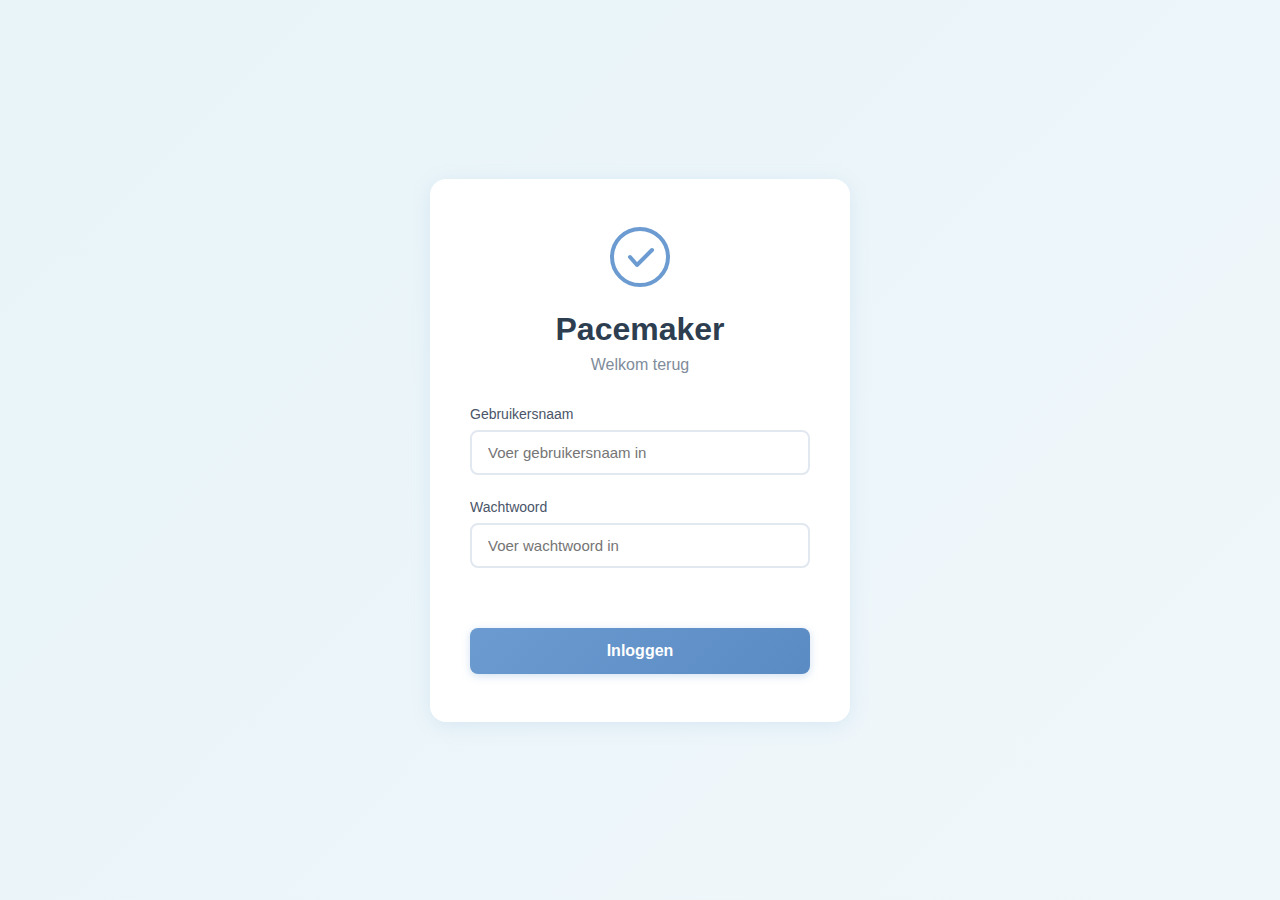
<file: web-app/index.html>
<!DOCTYPE html>
<html lang="nl">
<head>
    <meta charset="UTF-8">
    <meta name="viewport" content="width=device-width, initial-scale=1.0">
    <title>Pacemaker - Login</title>
    <link rel="stylesheet" href="styles.css">
</head>
<body>
    <div class="login-container">
        <div class="login-card">
            <div class="logo">
                <svg width="60" height="60" viewBox="0 0 60 60" fill="none" xmlns="http://www.w3.org/2000/svg">
                    <circle cx="30" cy="30" r="28" stroke="#6B9BD1" stroke-width="4"/>
                    <path d="M20 30 L27 38 L42 23" stroke="#6B9BD1" stroke-width="4" stroke-linecap="round" stroke-linejoin="round"/>
                </svg>
            </div>
            <h1>Pacemaker</h1>
            <p class="subtitle">Welkom terug</p>
            
            <form id="loginForm">
                <div class="input-group">
                    <label for="username">Gebruikersnaam</label>
                    <input type="text" id="username" name="username" placeholder="Voer gebruikersnaam in" required>
                </div>
                
                <div class="input-group">
                    <label for="password">Wachtwoord</label>
                    <input type="password" id="password" name="password" placeholder="Voer wachtwoord in" required>
                </div>
                
                <div class="error-message" id="errorMessage"></div>
                
                <button type="submit" class="login-button">Inloggen</button>
            </form>
        </div>
    </div>

    <script src="login.js"></script>
</body>
</html>
</file>
<file: web-app/styles.css>
* {
    margin: 0;
    padding: 0;
    box-sizing: border-box;
}

body {
    font-family: -apple-system, BlinkMacSystemFont, 'Segoe UI', Roboto, 'Helvetica Neue', Arial, sans-serif;
    background: linear-gradient(135deg, #E8F4F8 0%, #F0F7FB 100%);
    min-height: 100vh;
}

.login-container {
    display: flex;
    justify-content: center;
    align-items: center;
    min-height: 100vh;
    padding: 20px;
}

.login-card {
    background: white;
    padding: 48px 40px;
    border-radius: 16px;
    box-shadow: 0 4px 20px rgba(107, 155, 209, 0.15);
    width: 100%;
    max-width: 420px;
}

.logo {
    display: flex;
    justify-content: center;
    margin-bottom: 24px;
}

.login-card h1 {
    text-align: center;
    color: #2C3E50;
    font-size: 32px;
    font-weight: 600;
    margin-bottom: 8px;
}

.subtitle {
    text-align: center;
    color: #7F8C9A;
    font-size: 16px;
    margin-bottom: 32px;
}

.input-group {
    margin-bottom: 24px;
}

.input-group label {
    display: block;
    color: #4A5568;
    font-size: 14px;
    font-weight: 500;
    margin-bottom: 8px;
}

.input-group input {
    width: 100%;
    padding: 12px 16px;
    border: 2px solid #E2E8F0;
    border-radius: 8px;
    font-size: 15px;
    transition: all 0.3s ease;
    color: #2C3E50;
}

.input-group input:focus {
    outline: none;
    border-color: #6B9BD1;
    box-shadow: 0 0 0 3px rgba(107, 155, 209, 0.1);
}

.login-button {
    width: 100%;
    padding: 14px;
    background: linear-gradient(135deg, #6B9BD1 0%, #5A8BC2 100%);
    color: white;
    border: none;
    border-radius: 8px;
    font-size: 16px;
    font-weight: 600;
    cursor: pointer;
    transition: all 0.3s ease;
    box-shadow: 0 2px 8px rgba(107, 155, 209, 0.3);
}

.login-button:hover {
    transform: translateY(-1px);
    box-shadow: 0 4px 12px rgba(107, 155, 209, 0.4);
}

.login-button:active {
    transform: translateY(0);
}

.error-message {
    color: #E57373;
    font-size: 14px;
    margin-bottom: 16px;
    text-align: center;
    min-height: 20px;
}

.app-container {
    display: flex;
    flex-direction: column;
    height: 100vh;
    background: white;
}

.app-header {
    background: white;
    box-shadow: 0 2px 8px rgba(0, 0, 0, 0.05);
    z-index: 1000;
}

.header-content {
    display: flex;
    justify-content: space-between;
    align-items: center;
    padding: 16px 32px;
    max-width: 1600px;
    margin: 0 auto;
}

.logo-section {
    display: flex;
    align-items: center;
    gap: 16px;
}

.logo-section h1 {
    color: #2C3E50;
    font-size: 24px;
    font-weight: 600;
}

.logout-button {
    padding: 10px 24px;
    background: #F7FAFC;
    color: #4A5568;
    border: 1px solid #E2E8F0;
    border-radius: 8px;
    font-size: 14px;
    font-weight: 500;
    cursor: pointer;
    transition: all 0.2s ease;
}

.logout-button:hover {
    background: #EDF2F7;
    border-color: #CBD5E0;
}

.main-content {
    display: flex;
    flex: 1;
    position: relative;
    overflow: hidden;
}

.map-container {
    flex: 1;
    height: 100%;
    z-index: 1;
}

.custom-marker {
    background: white;
    border: 3px solid #6B9BD1;
    border-radius: 50%;
    width: 40px;
    height: 40px;
    display: flex;
    align-items: center;
    justify-content: center;
    box-shadow: 0 2px 8px rgba(107, 155, 209, 0.4);
    cursor: pointer;
    transition: all 0.3s ease;
}

.custom-marker:hover {
    transform: scale(1.1);
    box-shadow: 0 4px 12px rgba(107, 155, 209, 0.6);
}

.custom-marker svg {
    width: 20px;
    height: 20px;
}

.side-panel {
    position: absolute;
    right: -450px;
    top: 0;
    width: 450px;
    height: 100%;
    background: white;
    box-shadow: -4px 0 20px rgba(0, 0, 0, 0.1);
    transition: right 0.4s cubic-bezier(0.4, 0, 0.2, 1);
    z-index: 1000;
    overflow-y: auto;
}

.side-panel.open {
    right: 0;
}

.close-button {
    position: absolute;
    top: 24px;
    right: 24px;
    width: 36px;
    height: 36px;
    background: #F7FAFC;
    border: none;
    border-radius: 8px;
    cursor: pointer;
    display: flex;
    align-items: center;
    justify-content: center;
    color: #4A5568;
    transition: all 0.2s ease;
    z-index: 10;
}

.close-button:hover {
    background: #EDF2F7;
    color: #2C3E50;
}

.panel-content {
    padding: 32px;
}

.location-title {
    font-size: 28px;
    font-weight: 600;
    color: #2C3E50;
    margin-bottom: 8px;
}

.location-time {
    font-size: 16px;
    color: #6B9BD1;
    font-weight: 500;
    margin-bottom: 32px;
}

.participants-section {
    margin-top: 24px;
}

.section-title {
    font-size: 18px;
    font-weight: 600;
    color: #2C3E50;
    margin-bottom: 20px;
}

.participants-grid {
    display: grid;
    grid-template-columns: repeat(2, 1fr);
    gap: 16px;
}

.participant-card {
    background: #F8FBFD;
    border: 1px solid #E8F4F8;
    border-radius: 12px;
    padding: 16px;
    text-align: center;
    transition: all 0.2s ease;
}

.participant-card:hover {
    background: #F0F7FB;
    border-color: #D6E9F5;
    transform: translateY(-2px);
    box-shadow: 0 4px 12px rgba(107, 155, 209, 0.15);
}

.participant-avatar {
    width: 80px;
    height: 80px;
    border-radius: 50%;
    object-fit: cover;
    border: 3px solid white;
    box-shadow: 0 2px 8px rgba(0, 0, 0, 0.1);
    margin: 0 auto 12px;
}

.participant-name {
    font-size: 15px;
    font-weight: 600;
    color: #2C3E50;
    margin-bottom: 4px;
}

.participant-role {
    font-size: 13px;
    color: #7F8C9A;
}

@media (max-width: 768px) {
    .side-panel {
        width: 100%;
        right: -100%;
    }
    
    .header-content {
        padding: 16px 20px;
    }
    
    .logo-section h1 {
        font-size: 20px;
    }
    
    .participants-grid {
        grid-template-columns: 1fr;
    }
}
</file>
